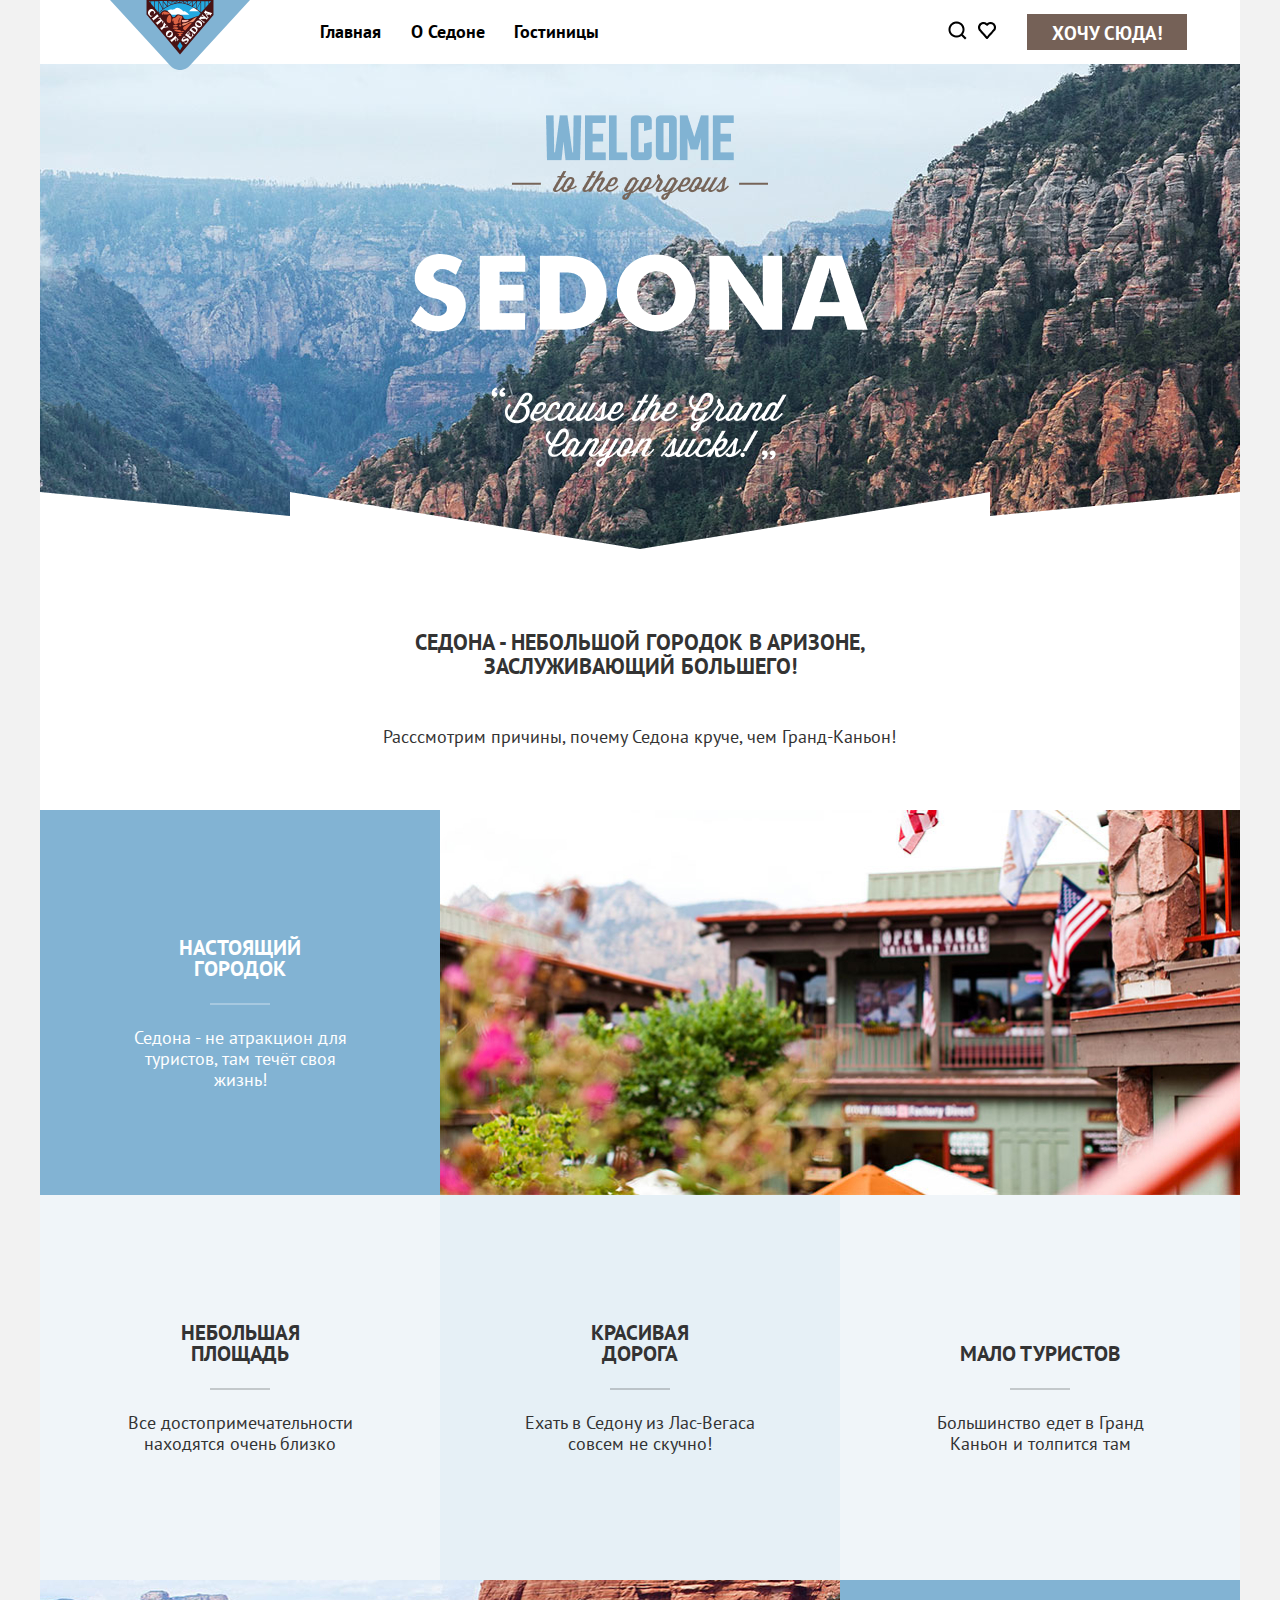
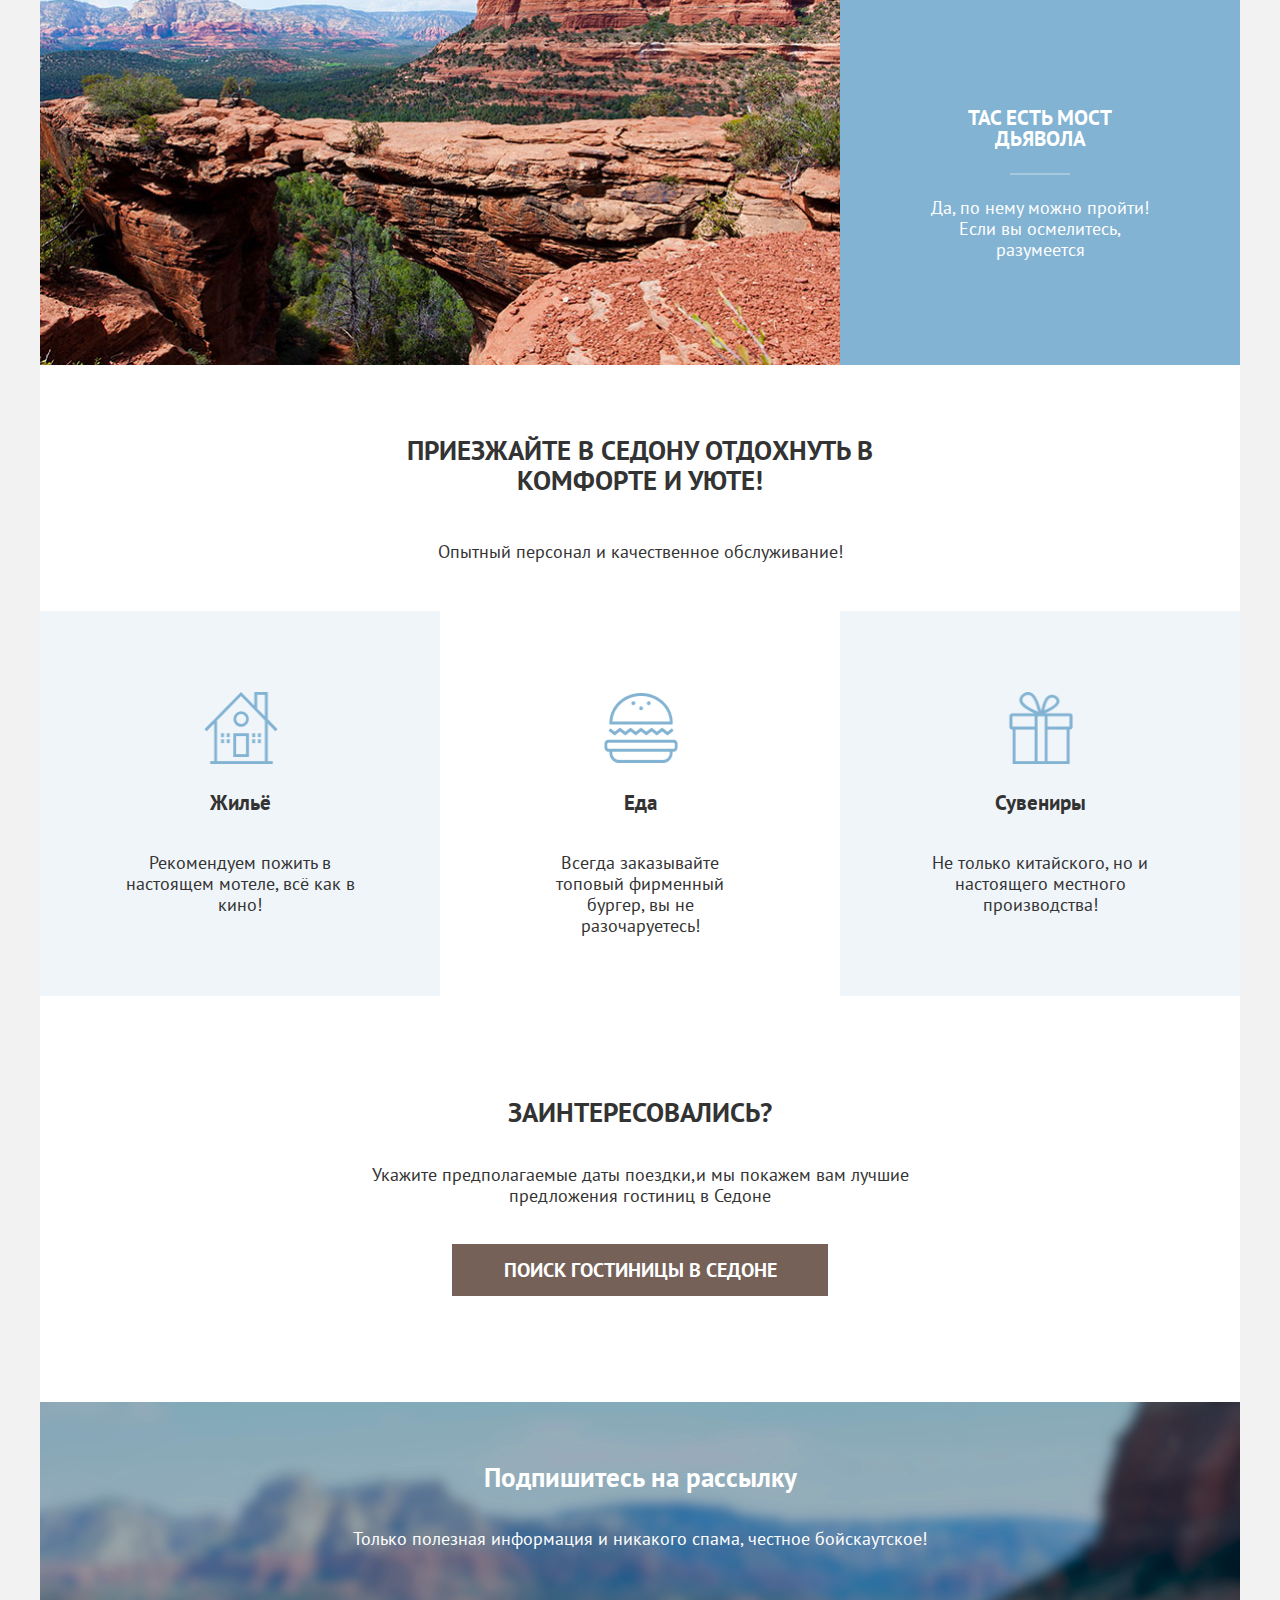
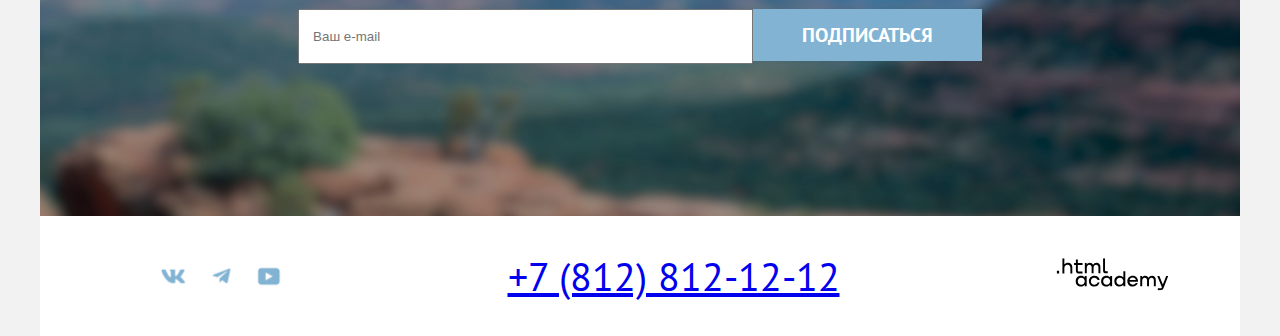
<file: index.html>
<!DOCTYPE html>
<html lang="ru">
  <head>
    <meta charset="utf-8">
    <title>HTML Academy: Седона</title>
    <link rel="stylesheet" href="styles/styles.css">
  </head>

  <body>

  <div class="page-container">
    <header class="main-header">
      <nav class="navigation">
        <a class="navigation-logo" href="index.html" aria-current="page">
          <img class="page-header_logo" src="images/logo.svg" width="140" height="70" alt="Логотип сайта города Седона">
        </a>
        <ul class="navigation-list">
          <li class="navigation-item">
            <a class="navigation-link" href="index.html" aria-current="page">Главная</a>
          </li>
          <li class="navigation-item">
            <a class="navigation-link" href="#">О Седоне</a>
          </li>
          <li class="navigation-item">
            <a class="navigation-link" href="catalog.html">Гостиницы</a>
          </li>
        </ul>
        <ul class="navigation-list navigation-user">
          <li class="navigation-item navigation-item-user">
            <a class="navigation-link" href="#">
              <span class="visually-hidden">Поиск</span>
              <span class="likes-number visually-hidden">7</span>
              <img class="navigation-img" src="images/search.png" width="20" height="20" alt="Поиск">
            </a>
          </li>
          <li class="navigation-item navigation-item-user">
            <a class="navigation-link" href="#">
              <span class="visually-hidden">Избранное</span>
              <img class="navigation-img" src="images/heart.png" width="20" height="20" alt="Like">
            </a>
          </li>
          <li class="navigation-item">
            <a class="navigation-link" href="#openModal">
              <span class="visually-hidden">Хочу сюда</span>
              <button class="navigation-button" onclick="modal">хочу сюда!</button>
            </a>
          </li>
        </ul>
      </nav>
    </header>

    <main>
      <section class="hero">
        <h1 class="visually-hidden">Седона - город в Аризоне</h1>
        <img class="page-header-logo" src="images/welcome.png" width="458" height="352" alt="Welcome">
      </section>

      <section class="advantages">
        <div class="advantages-head-div">
        <h2 class="visually-hidden">Преимущества</h2>
        <h2 class="advantages-head">СЕДОНА - НЕБОЛЬШОЙ ГОРОДОК В АРИЗОНЕ, ЗАСЛУЖИВАЮЩИЙ БОЛЬШЕГО!</h2>
        <p class="advantages-reason">Расссмотрим причины, почему Седона круче, чем Гранд-Каньон!</p>
      </div>
          <ul class="advantages-list">
            <li class="advantages-item">
              <h3 class="advantages-title white">НАСТОЯЩИЙ ГОРОДОК</h3>
              <img class="advantages-line" src="images/rectangle-white.png" width="60" height="2" alt="белая линия">
              <p class="advantages-description white">Седона - не атракцион для туристов, там течёт своя жизнь!</p>
            </li>
            <li class="advantages-item">
              <img class="advantages-photo1" src="images/photo-1.jpg" width="800" height="385" alt="Город с флагами">
            </li>
          </ul>
          <ul class="advantages-list">
            <li class="advantages-item advantages-light">
              <h3 class="advantages-title">НЕБОЛЬШАЯ ПЛОЩАДЬ</h3>
              <img class="advantages-line" src="images/rectangle-gray.png" width="60" height="2" alt="серая линия">
              <p class="advantages-description">Все достопримечательности находятся очень близко</p>
            </li>
            <li class="advantages-item advantages-light-2">
              <h3 class="advantages-title">КРАСИВАЯ ДОРОГА</h3>
              <img class="advantages-line" src="images/rectangle-gray.png" width="60" height="2" alt="серая линия">
              <p class="advantages-description">Ехать в Седону из Лас-Вегаса совсем не скучно!</p>
            </li>
            <li class="advantages-item advantages-light">
              <h3 class="advantages-title">МАЛО ТУРИСТОВ</h3>
              <img class="advantages-line" src="images/rectangle-gray.png" width="60" height="2" alt="серая линия">
              <p class="advantages-description">Большинство едет в Гранд Каньон и толпится там</p>
            </li>
          </ul>
          <ul class="advantages-list">
            <li class="advantages-item">
              <img class="advantages-photo2" src="images/photo-2.jpg" width="800" height="385" alt="Каньон с мостом">
            </li>
            <li class="advantages-item advantages-transparent"></li>
            <li class="advantages-item">
              <h3 class="advantages-title white">ТАС ЕСТЬ МОСТ ДЬЯВОЛА</h3>
              <img class="advantages-line" src="images/rectangle-white.png" width="60" height="2" alt="белая линия">
              <p class="advantages-description white">Да, по нему можно пройти! Если вы осмелитесь, разумеется</p>
            </li>
          </ul>

      </section>

      <section class="services">
        <div class="services-head-div">
        <h2 class="visually-hidden">Сервисы</h2>
        <h2 class="services-head">Приезжайте в Седону отдохнуть <wbr> в комфорте и уюте!</h2>
        <p class="services-reason">Опытный персонал и качественное обслуживание!</p>
      </div>
          <ul class="services-list">
            <li class="services-item services-light">
              <img class="services-img" src="images/adv-house.png" width="75" height="72" alt="Домик">
              <h3 class="services-title">Жильё</h3>
              <p class="services-description">Рекомендуем пожить в настоящем мотеле, всё как в кино!</p>
            </li>
            <li class="services-item">
              <img class="services-img" src="images/adv-food.png" width="75" height="72" alt="Еда">
              <h3 class="services-title">Еда</h3>
              <p class="services-description">Всегда заказывайте топовый фирменный бургер, вы не разочаруетесь!</p>
            </li>
            <li class="services-item services-light">
              <img class="services-img" src="images/adv-surprise.png" width="75" height="72" alt="Подарок">
              <h3 class="services-title">Сувениры</h3>
              <p class="services-description">Не только китайского,
                но и настоящего местного производства!</p>
            </li>
        </ul>
      </section>

      <section class="interest">
        <ul class="interest-list">
          <li class="interest-item">
            <h2 class="interest-title">Заинтересовались?</h2>
            <p class="interest-reason">Укажите предполагаемые даты поездки,и мы покажем вам лучшие предложения гостиниц в Седоне</p>
            <button class="interest-button" onclick>поиск гостиницы в седоне</button>
           </li>
        </ul>
      </section>

      <section class="subscribe subscribe-main">
        <ul class="subscribe-list">
          <li class="subscribe-item">
            <h2 class="subscribe-title white">Подпишитесь на рассылку</h2>
            <p class="subscribe-reason white">Только полезная информация и никакого спама, честное бойскаутское!</p>
          </li>
        </ul>
        <ul class="subscribe-list">
          <li class="subscribe-item">
            <form class="subscribe-form" action="https://echo.htmlacademy.ru" method="post">
              <label class="visually-hidden" for="subscribe-email"></label>
              <input class="subscribe-input" type="text" id="subscribe-email" name="user_email" placeholder="   Ваш e-mail"></input>
              <button class="subscribe-button" type="submit"> Подписаться</button>
            </form>
          </li>
        </ul>
      </section>

    </main>

    <footer class="main-footer">
      <div class="footer-container">
      <ul class="social">
        <li class="social-item">
          <a class="social-link" href="https://vk.com/htmlacademy">
            <span class="visually-hidden">
              Вконтакте
            </span>
            <img class="social-img" src="images/social-vk.png" width="47" height="40" alt="Поиск">
            </a>
        </li>
        <li class="social-item">
          <a class="social-link" href="https://htmlacademy.t.me/">
            <span class="visually-hidden">
              Telegram
            </span>
            <img class="social-img" src="images/social-telegram.png" width="47" height="40" alt="Поиск">
            </a>
        </li>
        <li class="social-item">
          <a class="social-link" href="https://www.youtube.com/@HTMLAcademyTV">
            <span class="visually-hidden">
              YouTube
            </span>
            <img class="social-img" src="images/social-youtube.png" width="47" height="40" alt="Поиск">
            </a>
        </li>
      </ul>
      <a class="contacts" href="tel:+781281212">+7 (812) 812-12-12</a>
      <a class="academy-link" href="https://htmlacademy.ru">
        <img class="academy-logo" src="images/logo_htmlacademy.svg" width="115" height="33" alt="Логотип HTML академии. Перейти на сайт HTML академии.">
      </a>
      </div>
    </footer>
  </div>

  <div class="modal-container modal-container-close">
    <div class="modal modal-auth">
      <button class="modal-close-button">
        <span class="visually-hidden">Закрыть</span>
      </button>
      <section class="modal-content">
        <h2 class="modal-title">поиск гостиницы в седоне</h2>
        <form class="auth-form" action="https://echo.htmlacademy.ru/" method="post">
          <p class="field-group">
            <label class="field-group-in" for="start">Дата Заезда:</label>
            <input class="modal-input auth-form-field-in field" type="date" id="start" name="trip-start" min="2024-03-27">
          </p>
          <p class="field-group">
            <label class="field-group-out" for="end">Дата Выезда:</label>
            <input class="modal-input auth-form-field field" type="date" id="end" name="trip-end" min="2024-03-28">
          </p>
          <div class="field-group-people">
          <p class="field-group">
            <p class="field-group-text">Взрослые:</p>

            <input class="modal-input-value" type="text" class="quantity" value="1" data-max-count="100">

            <p class="field-group-text">Дети:</p>
            <!-- Форма поиска гостиницы -->
            <section class="hotelsearch">
              <!-- элементы формы... -->
                <span class="tooltip">
                  <button class="tooltip-toggle" type="button" aria-labelledby="tooltip-label-date">
                    <svg class="tooltip-icon" width="1" height="9" viewBox="0 0 1 9" fill="currentColor" xmlns="http://www.w3.org/2000/svg">
                      <g clip-path="url(#a)">
                        <path d="M0 9h1V3H0v6ZM1 0H0v1h1V0Z"></path>
                      </g>
                    </svg>
                  </button>
                  <span class="tooltip-text" role="tooltip" id="tooltip-label-date">Укажите количество детей, которые будут с вами,
                    возраст которых от 6 до 18 лет. Дети до 6 лет размещаются бесплатно.
                  </span>
                </span>
              </section>

            <input class="modal-input-value" type="text" class="quantity" value="1" data-max-count="100">

          </p>
          </div>
          <button class="button auth-form-button" type="submit">НАЙТИ</button>
        </form>
      </section>
    </div>
  </div>

  </body>
</html>
</file>
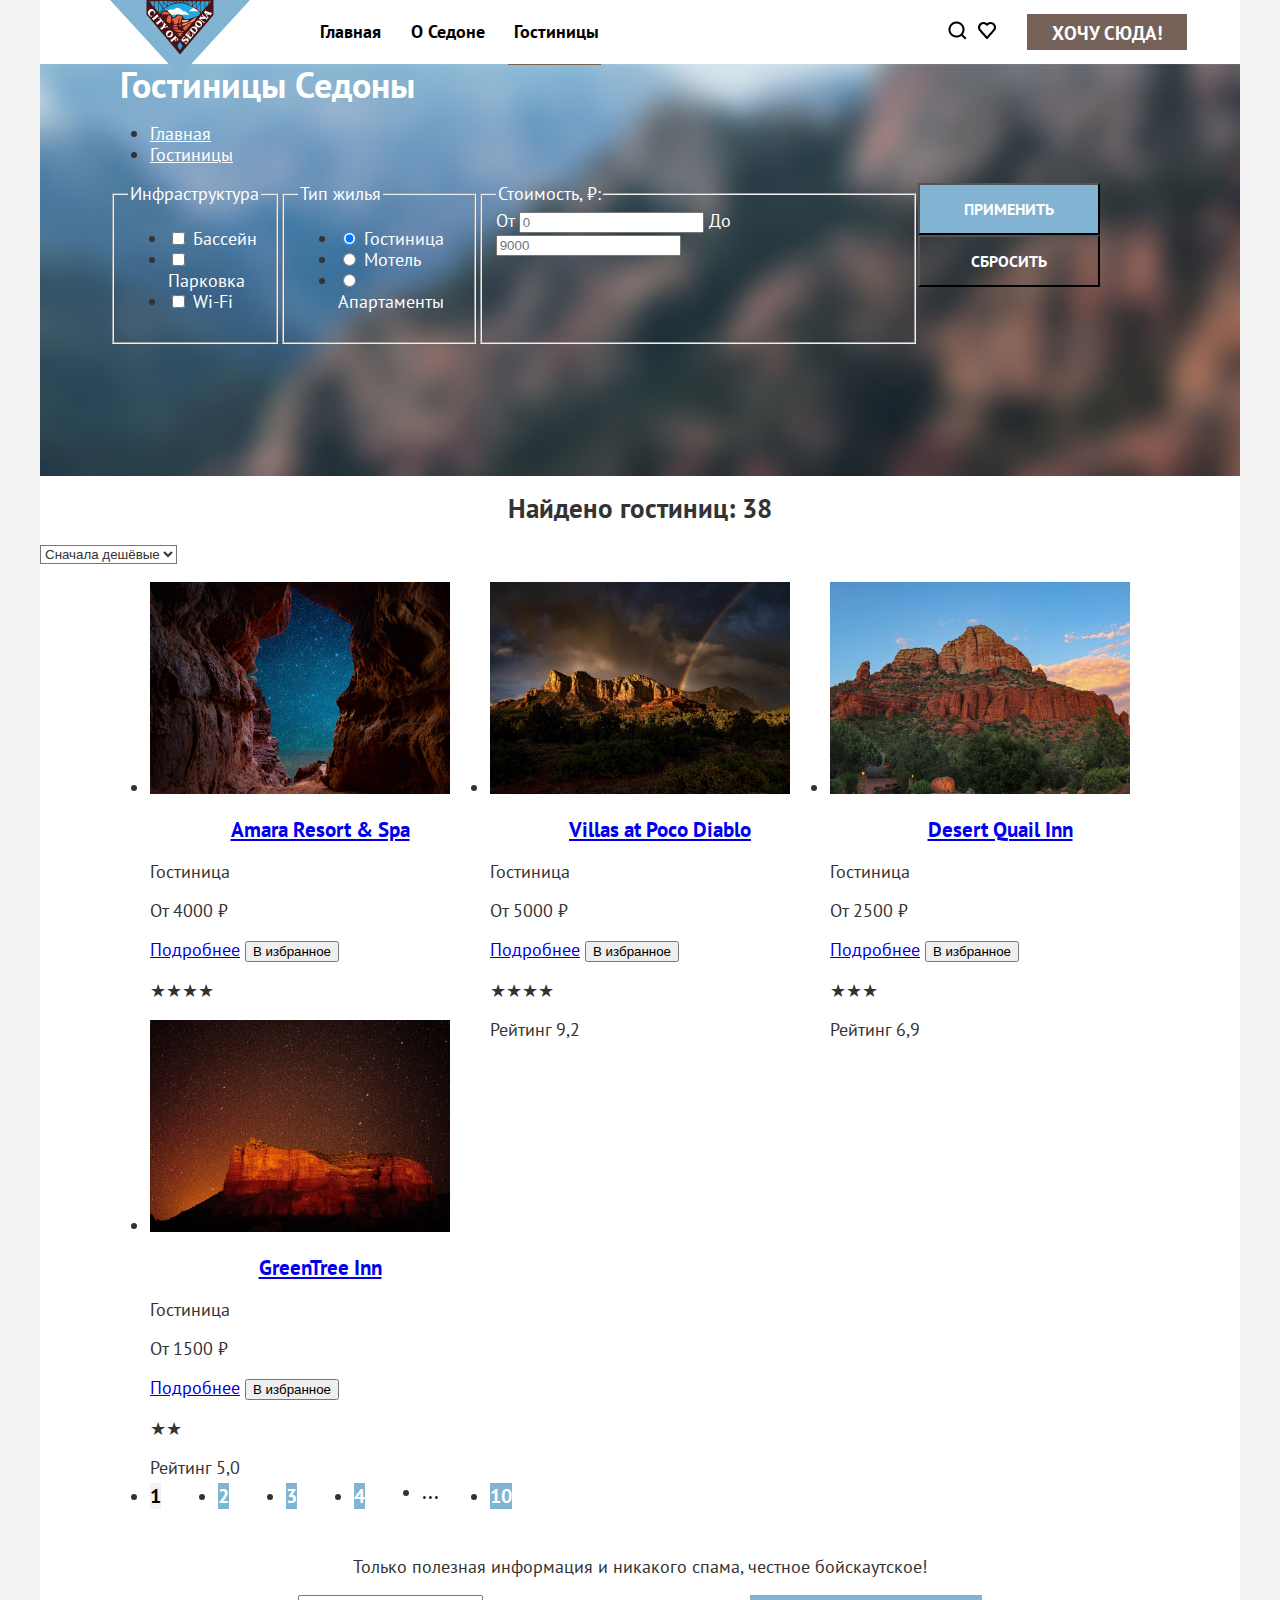
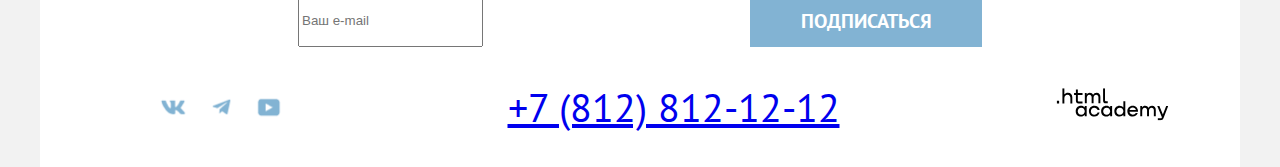
<file: catalog.html>
<!DOCTYPE html>
<html lang="ru">
  <head>
    <meta charset="utf-8">
    <title>HTML Academy: Седона</title>
    <link rel="stylesheet" href="styles/styles.css">
  </head>

  <body>
    <div class="page-container">
      <header class="main-header">
        <nav class="navigation">
          <a class="navigation-logo" href="index.html" aria-current="page">
            <img class="page-header_logo" src="images/logo.svg" width="140" height="70" alt="Логотип сайта города Седона">
          </a>
          <ul class="navigation-list">
            <li class="navigation-item">
              <a class="navigation-link" href="index.html" aria-current="page">Главная</a>
            </li>
            <li class="navigation-item">
              <a class="navigation-link" href="#">О Седоне</a>
            </li>
            <li class="navigation-item">
              <a class="navigation-link" href="catalog.html">Гостиницы</a>
            </li>
          </ul>
          <ul class="navigation-list navigation-user">
            <li class="navigation-item navigation-item-user">
              <a class="navigation-link" href="#">
                <span class="visually-hidden">Поиск</span>
                <span class="likes-number visually-hidden">7</span>
                <img class="navigation-img" src="images/search.png" width="20" height="20" alt="Поиск">
              </a>
            </li>
            <li class="navigation-item navigation-item-user">
              <a class="navigation-link" href="#">
                <span class="visually-hidden">Избранное</span>
                <img class="navigation-img" src="images/heart.png" width="20" height="20" alt="Like">
              </a>
            </li>
            <li class="navigation-item">
              <a class="navigation-link" href="#">
                <span class="visually-hidden">Хочу сюда</span>
                <button class="navigation-button" onclick>хочу сюда!</button>
              </a>

            </li>
          </ul>
        </nav>
      </header>

      <section class="hotels-filter">
        <div class="hotels-filter-div">
          <h1 class="hotels-filter-title white">Гостиницы Седоны</h1>
          <ul class="breadcrumbs-list">
            <li class="breadcrumbs-item">
              <a class="breadcrumbs-link white" href="index.html" >Главная</a>
            </li>
            <li class="breadcrumbs-item">
              <a class="breadcrumbs-link white" href="catalog.html" aria-current="page" >Гостиницы</a>
            </li>
          </ul>

          <h2 class="visually-hidden">Фильтр гостиниц</h2>


          <form class="catalog-filter" action="https://echo.htmlacademy.ru" method="get">

            <div class="catalog-filter-main">
              <fieldset class="catalog-filter-group">
                <legend class="catalog-filter-title white">Инфраструктура</legend>
                <ul class="catalog-filter-list">
                  <li class="catalog-filter-item">
                    <label class="controls white" for="pool">
                      <input class="control-input" type="checkbox" name="pool" id="pool">
              Бассейн
                    </label>
                  </li>
                  <li class="catalog-filter-item">
                    <label class="controls white" for="parking">
                      <input class="control-input" type="checkbox" name="parking" id="parking">
                Парковка
                    </label>
                  </li>
                  <li class="catalog-filter-item">
                    <label class="controls white" for="wi-fi">
                      <input class="control-input" type="checkbox" name="wi-fi" id="wi-fi">
                Wi-Fi
                    </label>
                  </li>
                </ul>
              </fieldset>

              <fieldset class="catalog-filter-group">
                <legend class="catalog-filter-title white">Тип жилья</legend>
                <ul class="catalog-filter-list">
                  <li class="catalog-filter-item">
                    <label class="controls white" for="hotel">
                      <input class="control-input" type="radio" name="hotel" id="hotel" checked>
                Гостиница
                    </label>
                  </li>
                  <li class="catalog-filter-item">
                    <label class="controls white" for="motel">
                      <input class="control-input" type="radio" name="hotel" id="motel">
                Мотель
                    </label>
                  </li>
                  <li class="catalog-filter-item">
                    <label class="controls white" for="apart">
                      <input class="control-input" type="radio" name="hotel" id="apart">
                Апартаменты
                    </label>
                  </li>
                </ul>
              </fieldset>
              <fieldset class="catalog-filter-group">
                <legend class="catalog-filter-title white">Стоимость, ₽:</legend>
                <label class="catalog-filter-price-from white" for="price-start">От</label>
                <input type="number" id="price-start" name="start-price" placeholder="0"></input>
                <label class="catalog-filter-price-from white" for="price-stop">До</label>
                <input type="number" id="price-stop" name="stop-price" placeholder="9000"></input>
              </fieldset>
              <div class="filter-button-div">
                <button class="filter-button-enter active-filter-button white" type="submit">Применить</button>
                <button class="filter-button-submit white" type="reset">Сбросить</button>
              </div>
            </div>
          </form>
        </div>
      </section>

      <section class="catalog">
        <h2 class="catalog-title">Найдено гостиниц: 38</h2>

        <select class="catalog-select">
          <option>Сначала дешёвые</option>
          <option>Сначала дорогие</option>
        </select>
        <a class="catalog-view catalog-view-selected" href="#">
          <span class="visually-hidden">Плитками</span>
        </a>
        <a class="catalog-view" href="#">
          <span class="visually-hidden">По одной</span>
        </a>
        <a class="catalog-view" href="#">
          <span class="visually-hidden">Списком</span>
        </a>
      <div class="catalog-list-div">
        <ul class="catalog-list">
          <div class="catalog-item-main-div">
          <div class="catalog-item-div">
          <li class="catalog-item">
              <a class="catalog-card-link" tabindex="-1" href="#">
                <img class="catalog-card-img" src="images/hotel-1.jpg" width="300" height="212" alt="Amara Resort & Spa">
                <h3 class="catalog-title">Amara Resort & Spa</h3>
              </a>
              <p class="card-description">Гостиница</p>
              <p class="card-price">От 4000 ₽</p>
              <a class="more-button" href="#">Подробнее</a>
              <button class="favourite-card" type="reset">В избранное</button>
              <p class="four-stars">★★★★</p>
              <p class="card-rating">Рейтинг 8,5</p>
            </li>
          </div>
            <div class="catalog-item-div">
            <li class="catalog-item">
              <a class="catalog-card-link" tabindex="-1" href="#">
                <img class="catalog-card-img" src="images/hotel-2.jpg" width="300" height="212" alt="Villas at Poco Diablo">
                <h3 class="catalog-title">Villas at Poco Diablo</h3>
              </a>
              <p class="card-description">Гостиница</p>
              <p class="card-price">От 5000 ₽</p>
              <a class="more-button" href="#">Подробнее</a>
              <button class="favourite-card" type="reset">В избранное</button>
              <p class="four-stars">★★★★</p>
              <p class="card-rating">Рейтинг 9,2</p>
            </li>
          </div>
          <div class="catalog-item-div">
            <li class="catalog-item">
              <a class="catalog-card-link" tabindex="-1" href="#">
                <img class="catalog-card-img" src="images/hotel-3.jpg" width="300" height="212" alt="Desert Quail Inn">
                <h3 class="catalog-title">Desert Quail Inn</h3>
              </a>
              <p class="card-description">Гостиница</p>
              <p class="card-price">От 2500 ₽</p>
              <a class="more-button" href="#">Подробнее</a>
              <button class="favourite-card" type="reset">В избранное</button>
              <p class="four-stars">★★★</p>
              <p class="card-rating">Рейтинг 6,9</p>
            </li>
          </div>
        </div>
          <div class="catalog-item-div">
            <li class="catalog-item">
              <a class="catalog-card-link" tabindex="-1" href="#">
                <img class="catalog-card-img" src="images/hotel-4.jpg" width="300" height="212" alt="GreenTree Inn">
                <h3 class="catalog-title">GreenTree Inn</h3>
              </a>
              <p class="card-description">Гостиница</p>
              <p class="card-price">От 1500 ₽</p>
              <a class="more-button" href="#">Подробнее</a>
              <button class="favourite-card" type="reset">В избранное</button>
              <p class="four-stars">★★</p>
              <p class="card-rating">Рейтинг 5,0</p>
            </li>
          </div>

        </ul>
      </div>
        <ul class="pagination">
          <li class="pagination-item">
            <a class="pagination-link pagination-link-current">1</a>
          </li>
          <li class="pagination-item"">
            <a class="pagination-link" href="#">2</a>
          </li>
          <li class="pagination-item"">
            <a class="pagination-link" href="#">3</a>
          </li>
          <li class="pagination-item"">
            <a class="pagination-link" href="#">4</a>
          </li>
          <li class="pagination-item"">
            <span class="pagination-more">...</span>
          </li>
          <li class="pagination-item"">
            <a class="pagination-link" href="#">10</a>
          </li>
        </ul>
      </section>

      <section class="subscribe">
        <h2 class="visually-hidden">Подпишитесь на рассылку</h2>
        <p class="subscribe-reason">Только полезная информация и никакого спама, честное бойскаутское!</p>
        <form class="subscribe-form" action="https://echo.htmlacademy.ru" method="post">
          <label class="visually-hidden" for="subscribe-email">Укажите ваш email</label>
          <input type="text" id="subscribe-email" name="user_email" placeholder="Ваш e-mail"></input>
          <button class="subscribe-button" type="submit"> Подписаться</button>
        </form>
      </section>
    </main>

    <footer class="main-footer">
      <div class="footer-container">
      <ul class="social">
        <li class="social-item">
          <a class="social-link" href="https://vk.com/htmlacademy">
            <span class="visually-hidden">
              Вконтакте
            </span>
            <img class="social-img" src="images/social-vk.png" width="47" height="40" alt="Поиск">
            </a>
        </li>
        <li class="social-item">
          <a class="social-link" href="https://htmlacademy.t.me/">
            <span class="visually-hidden">
              Telegram
            </span>
            <img class="social-img" src="images/social-telegram.png" width="47" height="40" alt="Поиск">
            </a>
        </li>
        <li class="social-item">
          <a class="social-link" href="https://www.youtube.com/@HTMLAcademyTV">
            <span class="visually-hidden">
              YouTube
            </span>
            <img class="social-img" src="images/social-youtube.png" width="47" height="40" alt="Поиск">
            </a>
        </li>
      </ul>
      <a class="contacts" href="tel:+781281212">+7 (812) 812-12-12</a>
      <a class="academy-link" href="https://htmlacademy.ru">
        <img class="academy-logo" src="images/logo_htmlacademy.svg" width="115" height="33" alt="Логотип HTML академии. Перейти на сайт HTML академии.">
      </a>
      </div>
    </footer>
    </div>
  </body>
</html>
</file>
<file: styles/styles.css>
@font-face {
    font-family: "PT Sans";
    font-style: normal;
    font-weight: 400;
    src: url("../fonts/ptsans-400.woff2") format("woff2");
    font-display: swap;
}
@font-face {
    font-family: "PT Sans";
    font-style: normal;
    font-weight: 700;
    src: url("../fonts/ptsans-700.woff2") format("woff2");
    font-display: swap;
}

html {
    height: 100%;
}

.page-main {
    display: flex;
  }

body {
    margin: 0;
    font-family: "PT Sans", sans-serif;
    font-size: 18px;
    line-height: 21px;
    font-style: normal;
    font-weight: 400;
    color: #333333;
    background-color: #f2f2f2;
    display: flex;
    flex-direction: column;
    min-height: 100%;
}

.navigation-link {
    font-size: 18px;
    line-height: 22px;
    font-weight: 700;
    text-decoration: none;
    color: #000000;

}

.hero {
    background-image: url("../images/divider.png"), url("../images/index-background.png");
    background-size: 100% auto, cover;
    background-repeat: no-repeat;
    background-position: left bottom, left top;
    width: 1200px;
    height: 485px;
}

.subscribe-main {
    background-image: url("../images/subscribe.png");
    background-size: cover;
    background-repeat: no-repeat;
    background-position: left top;
}
.subscribe-form {
    display: flex;
    justify-content: space-between;
    width: 684px;
    height: 52px;
    margin-left: 258px;
}
.subscribe-input {
    width: 452px;
    height: 48.5px;
}
.subscribe-button {
    font-family: inherit;
    text-align: center;
    font-size: 20px;
    line-height: 36px;
    font-style: normal;
    font-weight: 700;
    color: #ffffff;
    background-color: #82b3d3;
    text-transform: uppercase;
    width: 232px;
    height: 52px;
    border-style: none;
}

.white {
    color: #ffffff;
}

.filter-button-submit {
    font-family: inherit;
    text-align: center;
    font-size: 16px;
    line-height: 20px;
    font-style: normal;
    font-weight: 700;
    background-color: transparent;
    text-transform: uppercase;
}

.filter-button-enter {
    font-family: inherit;
    text-align: center;
    font-size: 16px;
    line-height: 20px;
    font-style: normal;
    font-weight: 700;
    background-color: #82b3d3;
    text-transform: uppercase;
}

.catalog-select {
    color: #333333;
    background-color: #ffffff;
}

.pagination-link {
    font-size: 20px;
    line-height: 36px;
    font-weight: 700;
    text-align: center;
    background: #82b3d3;
    color: #ffffff;
    text-decoration: none;
}

.pagination-link-current {
    font-size: 20px;
    line-height: 36px;
    font-weight: 700;
    text-align: center;
    background: #f2f2f2;
    color: #000000;
}

.pagination-more {
    font-size: 22px;
    line-height: 26px;
    font-weight: 400;
    text-align: center;
    color: #000000;
}

.page-container {
    margin: 0 auto;
    width: 1200px;
    background-color: #ffffff;
   }

.navigation {
    display: flex;
    width: 1200px;
    height: 64px;
    margin: 0 auto;
}

.navigation-list {
    display: flex;
    justify-content: space-evenly;
    margin: 0;
    width: 339px;
    height: 64px;
    text-align: center;
    align-items: center;
}
.navigation-item {
    display: grid;
    text-align: center;
    align-items: center;
}
.navigation-user {
    max-width: 200px;
    margin-left: 278px;
    width: 268px;
    height: 64px;
}
.navigation-img {
    margin-right: 10px;
}
.navigation-logo {
    width: 140px;
    margin-left: 70px;
}

.page-header-logo {
    padding: 51px;
    display: block;
    margin: 0 auto;
    text-align: center;
}
.navigation-button {
    font-family: inherit;
    text-align: center;
    font-size: 19px;
    line-height: 36px;
    font-style: normal;
    font-weight: 700;
    color: #ffffff;
    background-color: #756157;
    text-transform: uppercase;
    width: 160px;
    height: 36px;
    border-style: none;
    margin-right: 70px;
    margin-left: 20px;
}
/* advantages */
.advantages {
    text-align: center;
}
.advantages-head-div {
    display: grid;
    width: 1200px;
    height: 261px;
    text-align: center;
}
.advantages-head {
    display: grid;
    align-items: center;
    width: 620px;
    height: 72px;
    margin-left: 290px;
    margin-top: 69px;
    letter-spacing: normal;
    font-size: 22px;
    line-height: 24px;
}
.advantages-reason {
    width: 651px;
    height: 26px;
    margin-left: 274px;
    margin-bottom: 69px;
}
.advantages-list {
    display: flex;
    margin: 0;
    padding: 0;
    text-align: center;
}
.advantages-item {
    display: grid;
    width: 400px;
    height: 385px;
    background-color: #82b3d3;
    text-align: center;
}
.advantages-light {
    background-color: #F0F5F9;
}
.advantages-light-2 {
    background-color: #E6F0F6;
}
.advantages-transparent {
    background-color: transparent;
}
.advantages-title {
    display: grid;
    text-align: center;
    align-items: end;
    width: 175px;
    height: 56px;
    margin-left: 112.5px;
    margin-top: 112.5px;
}
.advantages-description {
    width: 230px;
    height: 63px;
    margin-left: 85px;
    margin-bottom: 102px;
}
.advantages-line {
    display: block;
    margin-left: auto;
    margin-right: auto;
}
/*services*/
.services {
    text-align: center;
}
.services-list  {
    display: flex;
    justify-content: space-between;
    margin: 0;
    padding: 0;
    text-align: center;
  }
.services-item  {
    display: grid;
    width: 400px;
    height: 385px;
}

.services-light {
    background-color: #F0F5F9;
}
.services-title {
    display: grid;
    text-align: center;
    align-items: end;
    width: 230px;
    height: 28px;
    margin-left: 85px;
}
.services-description {
    width: 230px;
    height: 63px;
    margin-left: 85px;
    margin-bottom: 102px;
}
.services-img {
    display: block;
    margin-left: 162.5px;
    margin-top: 81px;
}
.services-head-div {
    display: grid;
    width: 1200px;
    height: 246px;
    text-align: center;
}
.services-head {
    display: grid;
    align-items: center;
    width: 505px;
    height: 72px;
    margin-left: 347px;
    margin-top: 64px;
    letter-spacing: normal;
    font-size: auto;
    line-height: 30px;
    text-transform: uppercase;
}
.services-reason {
    width: 490px;
    height: 26px;
    margin-left: 355px;
    margin-bottom: 62px;
}
/* interest */
.interest {
    display: flex;
    justify-content: space-between;
    text-align: center;
}
.interest-list  {
    display: flex;
    justify-content: space-between;
    margin: 0;
    padding: 0;
    text-align: center;
  }
.interest-item  {
    display: grid;
    width: 1200px;
    height: 406px;
}
.interest-title {
    display: grid;
    text-align: center;
    align-items: end;
    text-transform: uppercase;
    margin-top: 96px;
}
.interest-reason {
    width: 592px;
    height: 52px;
    margin-left: 304px;
}
.interest-button {
    font-family: inherit;
    text-align: center;
    font-size: 20px;
    line-height: 36px;
    font-style: normal;
    font-weight: 700;
    color: #ffffff;
    background-color: #756157;
    text-transform: uppercase;
    width: 376px;
    height: 52px;
    border-style: none;
    margin-left: 412px;
    margin-bottom: 96px;
}

/* subscribe */
.subscribe {
    text-align: center;
}
.subscribe-list  {
    display: flex;
    justify-content: space-between;
    margin: 0;
    padding: 0;
    text-align: center;
  }
.subscribe-item  {
    display: grid;
    width: 1200px;
    height: 207px;
}
.subscribe-title {
    display: grid;
    text-align: center;
    align-items: end;
}
/* footer */
.main-footer  {
    display: flex;
    justify-content: space-between;
    width: 1200px;
    height: 120px;
    text-align: center;
    align-items: center;
}
.footer-container  {
    margin: 70px;
    display: flex;
    justify-content: space-between;
    width: 1060px;
    height: 70px;
    text-align: center;
    align-items: center;
}
.social  {
    display: flex;
    justify-content: space-between;
    width: 142px;
    height: 40px;
}
.social-item {
    display: flex;
    width: 47px;
    height: 40px;
}
.contacts {
    display: block;
    justify-content: space-between;
    width: 720px;
    height: 50px;
    text-align: center;
    align-items: center;
    margin-top: 30px;
    font-size: 40px;
}
/*filters*/

.hotels-filter {
    margin: 0;
    background-image: url("../images/filter.png");
    background-size: cover;
    background-repeat: no-repeat;
    background-position: left top;
    width: 1200px;
    height: 412px;
}

.catalog-filter-main {
    margin: 0;
    display: flex;
    /*justify-content: space-between;*/
}
.filter-button-div {
    margin: 0;
    display: grid;
    /*justify-content: space-between;*/
    width: 191px;
    height: 104px;
    margin-right: 70px;
}
.hotels-filter-div {
    margin: 0;
    width: 1060px;
    height: 307px;
    margin-left: 70px;
}
.hotels-filter-title {
    margin: 0;
    padding: 10px;
}
/* catalog */
.catalog-list-div  {
    width: 1060px;
    height: 896px;
    margin-left: 70px;
  }
.catalog-item  {
    width: 340px;
    height: 438px;
}
.catalog-title {
    display: grid;
    text-align: center;
    align-items: end;
}
.catalog-list-div {
    display: flex;
    justify-content: space-between;
}
.catalog-item-main-div {
    display: flex;
    justify-content: space-between;
}
/*pagination*/
.pagination {
    display: flex;
    width: 1060px;
    height: 60px;
    margin-left: 70px;
}
.pagination-item {
    width: 60px;
    height: 60px;
    margin-right: 8px;
}
.visually-hidden {
    display: none;
}
/*tooltip*/
.tooltip-toggle {
    border: none;
    background-color: #83b3d3;
    padding: 0;
    margin: 0;
    display: block;
  }
.tooltip-icon {
    width: 10px;
    height: 10px;
    color: #83b3d3;
    display: block;
  }

.tooltip-toggle:hover .tooltip-icon {
    color:#68a2ca;
  }
.tooltip {
    position: absolute;
    margin-top: 24px;
    margin-left: 22px;
    width: 25px;
    height: 25px;
  }
.tooltip-text {
    font-family: "PT Sans", sans-serif;
    background-color: #333333;
    color: #FFFFFF;
    font-size: 16px;
    line-height: 20px;
    font-weight: 400;
    text-transform: none;
    padding: 20px 18px 18px 22px;
    border-radius: 10px;
    width: 256px;
    position: absolute;
    bottom: 100%;
    left: 50%;
    z-index: 1;
    transform: translateX(-50%);
    display: none;
}
.tooltip-toggle:hover + .tooltip-text,
.tooltip-toggle:focus + .tooltip-text {
  display: block;
}

/*modal*/
.modal-container {
    position: fixed;
    top: 0;
    left: 0;
    display: flex;
    width: 100%;
    height: 100%;
    background-color: rgba(0, 0, 0, 0.8);
  }

.modal-container-close {
    display: none;
  }

.modal {
    position: relative;
    margin: auto;
    padding: auto;
    background-color: #ffffff;
    border-radius: 25px;
  }

.modal-auth {
    width: 717px;
    height: 576px;
  }

.modal-close-button {
    position: absolute;
    padding: 0;
    top: 64px;
    right: 52px;
    width: 52px;
    height: 52px;
    background-color: #ffffff;
    border: none;
    background-image: url("../images/close.svg");
    background-repeat: no-repeat;
    background-position: center;
    cursor: pointer;
  }

.modal-title {
    position: relative;
    margin: 0;
    left: 70px;
    top: 64px;
    margin-bottom: 24px;
    font-family: "PT Sans Narrow", sans-serif;
    font-size: 32px;
    line-height: 35px;
    font-weight: 700;
    color: #000000;
    text-transform: uppercase;
    width: 577px;
    height: 100px;
  }

.auth-form {
    position: relative;
    display: grid;
    justify-content: space-between;
    top: 0;
    left: 70px;
    margin: 0;
    margin-bottom: 16px;
    width: 577px;
    height: 348px;
}


.auth-form-user-options {
    display: flex;
    justify-content: space-between;
    font-weight: 400;
  }

.auth-form-user-options .control-label {
    font-weight: 400;
  }

.auth-form .field {
    width: 328px;
  }

.auth-form-recovery {
    line-height: 22px;
    color: #000000;
  }

.auth-form-button {
    width: 360px;
    margin-bottom: 16px;
  }

.auth-form .button + .button {
    margin: 0;
  }

.auth-form-register {
    width: 360px;
    color: #000000;
    background-color: #ffffff;
  }
.field-group {
    display: flex;
    height: 96px;
}
.field-group-people {
    display: flex;
    height: 96px;
}
.auth-form-button {
    font-family: inherit;
    text-align: center;
    font-size: 20px;
    line-height: 36px;
    font-style: normal;
    font-weight: 700;
    color: #ffffff;
    background-color: #82b3d3;
    text-transform: uppercase;
    width: 577px;
    height: 60px;
    border-style: none;
    bottom: 0;
}
.modal-input {
    width: 440px;
    height: 48px;
}
.modal-input-value {
    width: 110px;
    height: 48px;
}
</file>
